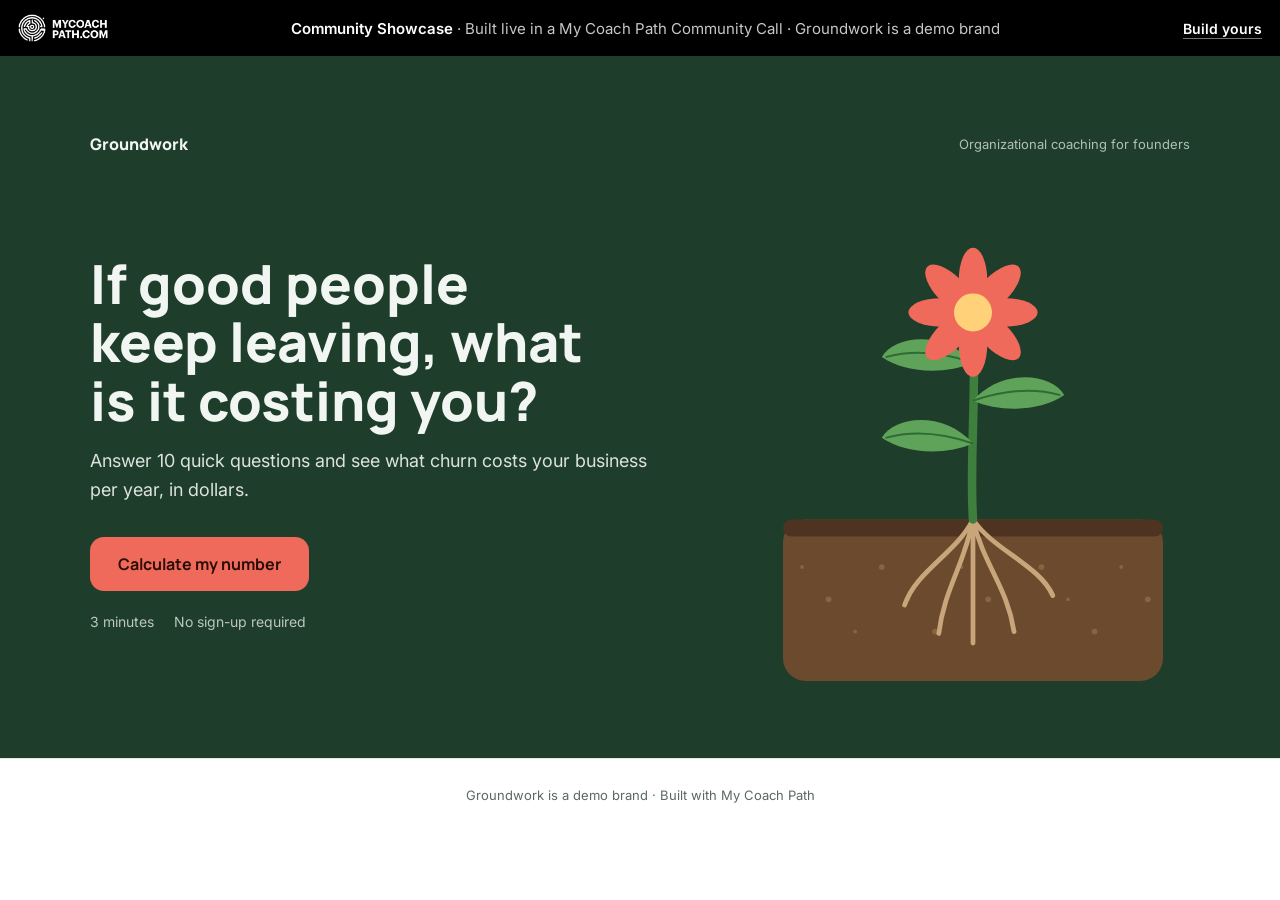
<file: site/thanksgiving/index.html>
<!DOCTYPE html>
<html lang="en">
<head>
<meta charset="utf-8">
<meta name="viewport" content="width=device-width,initial-scale=1">
<title>Signature Lead Experience · My Coach Path</title>
<meta name="description" content="A Signature Lead Experience, built live with coaches in the My Coach Path Community. Try the example.">
<link rel="icon" type="image/png" href="mcp-mark.png">
<link rel="preconnect" href="https://fonts.googleapis.com">
<link href="https://fonts.googleapis.com/css2?family=Manrope:wght@600;700;800&family=Inter:wght@400;500;600&display=swap" rel="stylesheet">
<style>
/* VOICE: quiet preview, the example does the talking
   IDEA: a template preview: the live demo full screen, introduced by one calm card
   PICTURE: the live Groundwork demo in a browser window that grows to full screen
   COLOUR and TYPE: black bar, blurred demo behind a white card, one coral button; Manrope + Inter
   LAYOUT: bar on top, demo fills the rest, intro card over a blur until started */
*{box-sizing:border-box;min-width:0}
html,body{margin:0;height:100%;overflow:hidden}
body{display:flex;flex-direction:column;background:#f4f3ef;color:#111;font:15px/1.4 Inter,system-ui,sans-serif;-webkit-font-smoothing:antialiased}
/* bar */
.bar{flex:none;height:56px;display:grid;grid-template-columns:auto minmax(0,1fr) auto;align-items:center;gap:20px;padding:0 18px;background:#000;color:#fff}
.logo{display:flex;align-items:center}
.logo img{display:block;height:28px;width:auto}
.msg{height:56px;overflow:hidden;text-align:center}
.msgin{transition:transform .7s cubic-bezier(.65,0,.35,1)}
.ml{height:56px;display:flex;align-items:center;justify-content:center;white-space:nowrap;overflow:hidden;color:rgba(255,255,255,.78)}
.ml span{overflow:hidden;text-overflow:ellipsis}
.ml b{color:#fff;font-weight:600}
.ml .tk{display:inline-block;margin-right:6px}
.promo .tk{animation:wob 1s ease .6s 2}
@keyframes wob{0%,100%{transform:rotate(0)}25%{transform:rotate(-14deg)}75%{transform:rotate(14deg)}}
.ml .sm{display:none}
.ml.mob{display:none}
.ml .rp{color:#fff;text-decoration:underline;text-decoration-color:rgba(255,255,255,.4);text-underline-offset:4px;overflow:hidden;text-overflow:ellipsis}
.cta{color:#fff;font:600 14px Inter,sans-serif;text-decoration:underline;text-decoration-color:rgba(255,255,255,.45);text-underline-offset:4px;white-space:nowrap;transition:text-decoration-color .2s}
.cta:hover{text-decoration-color:#fff}
a:focus-visible,button:focus-visible{outline:3px solid #ef6a5a;outline-offset:3px}
/* stage */
.stage{flex:1;display:flex;flex-direction:column}
.stage{position:relative}
.pop{position:absolute;inset:0;z-index:5;display:grid;place-items:center;padding:20px;background:rgba(244,243,239,.35);-webkit-backdrop-filter:blur(14px);backdrop-filter:blur(14px);transition:opacity .5s ease,visibility .5s}
.popcard{width:min(520px,100%);background:#fff;border-radius:20px;padding:clamp(28px,4vw,44px);box-shadow:0 40px 90px -30px rgba(0,0,0,.45);text-align:left;animation:popin .8s cubic-bezier(.2,.8,.2,1) .25s backwards;transition:transform .5s ease,opacity .4s}
@keyframes popin{from{opacity:0;transform:translateY(18px) scale(.97)}to{opacity:1;transform:none}}
.popk{font:500 13px Inter,sans-serif;color:#7a7e7b;margin-bottom:14px}
.popcard h1{margin:0 0 14px;font:800 clamp(28px,3.4vw,38px)/1.08 Manrope,sans-serif;letter-spacing:-.02em;text-wrap:balance}
.popcard p{margin:0;color:#5c605d;font-size:16px;line-height:1.55}
.popcard .popn{margin-top:10px;font-size:14px;color:#8a8e8b}
.popb{position:relative;overflow:hidden;margin-top:26px;min-height:52px;padding:0 26px;border:0;border-radius:14px;background:#111;color:#fff;font:700 16px Manrope,sans-serif;cursor:pointer;transition:transform .15s}
.popb span{position:relative}
.popb::before{content:"";position:absolute;inset:0;width:0;background:#3a3a3a;animation:fill 7s linear 1s forwards}
@keyframes fill{to{width:100%}}
.popb:hover{transform:translateY(-1px)}
.popact{display:flex;flex-wrap:wrap;align-items:center;gap:14px 22px;margin-top:26px}
.popact .popb{margin-top:0}
.popv{font:600 14px Inter,sans-serif;color:#111;text-decoration:underline;text-decoration-color:rgba(0,0,0,.3);text-underline-offset:4px}
.popv:hover{text-decoration-color:#111}
body.go .pop{opacity:0;visibility:hidden}
body.go .popcard{transform:scale(.96);opacity:0}
iframe{flex:1;display:block;width:100%;border:0;background:#1f3d2b}
@media(max-width:760px){
 .bar{height:auto;grid-template-columns:auto auto;grid-template-areas:"logo cta" "msg msg";justify-content:space-between;gap:0 12px;padding:10px 14px 0}
 .logo{grid-area:logo}.cta{grid-area:cta;justify-self:end;font-size:14px}
 .logo img{height:24px}
 .msg{grid-area:msg;height:40px;margin:8px -14px 0;border-top:1px solid rgba(255,255,255,.12)}
 .ml{height:40px;font-size:14px;padding:0 14px;color:rgba(255,255,255,.85)}
 .ml .lg{display:none}.ml .sm{display:inline}
 .ml.mob{display:flex}
}
@media(prefers-reduced-motion:reduce){.msgin,.pop,.popcard{transition:none}.popcard{animation:none}.ml .tk{animation:none!important}}
</style>
</head>
<body>
<header class="bar">
  <div class="logo"><img src="mcp-logo-white.png" alt="My Coach Path"></div>
  <div class="msg" role="status"><div class="msgin" id="msgin">
    <div class="ml"><span class="lg"><b>Community Showcase</b> · Built live in a My Coach Path Community Call · Groundwork is a demo brand</span><span class="sm">Example built live in the <b>MCP Community</b></span></div>
    <div class="ml" data-promo><span class="lg"><span class="tk">🦃</span><b>Thanksgiving giveaway</b> · 1 free spot: your own Signature Lead Experience, built by MCP</span><span class="sm"><span class="tk">🦃</span><b>Thanksgiving giveaway:</b> only 1 spot</span></div>
    <div class="ml"><span class="lg">For the first booking by Nov 27 · Your context, MCP's build</span><span class="sm">A tool like this, built for you, free</span></div>
    <div class="ml mob"><span class="sm">Goes to the first booking by Nov 27</span></div>
    <div class="ml"><a class="rp" href="https://drive.google.com/file/d/1esX9VBuaozIyR4OcAQc7Xjmk1vzWn1SE/view?usp=sharing" target="_blank" rel="noopener"><span class="lg">▶ Watch the Community Call where this was built</span><span class="sm">▶ Watch the call where this was built</span></a></div>
  </div></div>
  <a class="cta" href="https://calendly.com/honest-marketing/thanksgiving-giveaway" target="_blank" rel="noopener">Build yours</a>
</header>

<main class="stage">
  <div class="pop" id="pop" role="dialog" aria-modal="true" aria-labelledby="popH">
    <div class="popcard">
      <div class="popk">Signature Lead Experience · Example</div>
      <h1 id="popH">An assessment that shows prospects what their problem costs them</h1>
      <p>In a few minutes it turns their answers into a dollar figure and leads them to a call with you. This one was built live with coaches in the My Coach Path Community Call, from one member's framework on employee churn.</p>
      <p class="popn">Groundwork is a demo brand.</p>
      <div class="popact"><button class="popb" id="start"><span>Start the experience</span></button><a class="popv" href="https://drive.google.com/file/d/1esX9VBuaozIyR4OcAQc7Xjmk1vzWn1SE/view?usp=sharing" target="_blank" rel="noopener">Watch how it was built</a></div>
    </div>
  </div>
  <iframe src="demo/" title="Groundwork demo: churn cost assessment"></iframe>
</main>

<script>
{
const b=document.body;
const start=()=>{if(b.classList.contains('go'))return;b.classList.add('go');};
const sb=document.getElementById('start');sb.addEventListener('click',start);sb.addEventListener('animationend',e=>{if(e.animationName==='fill')start()});
sb.focus({preventScroll:true});
const bar=document.querySelector('.msg'),inn=document.getElementById('msgin');let i=0,hover=false;
bar.addEventListener('mouseenter',()=>{hover=true});bar.addEventListener('mouseleave',()=>{hover=false});
const END=Date.parse('2026-11-27T22:59:00Z');
const h=()=>bar.clientHeight||56;
function rot(){const rows=[...inn.children].filter(r=>r.offsetParent!==null||getComputedStyle(r).display!=='none');if(!hover){i=(i+1)%rows.length;inn.style.transform=`translateY(${-h()*i}px)`;bar.classList.toggle('promo',rows[i]&&rows[i].hasAttribute('data-promo'))}setTimeout(rot,i===0?6000:4500)}
if(Date.now()<END)setTimeout(rot,4000);
}
</script>
</body>
</html>
</file>
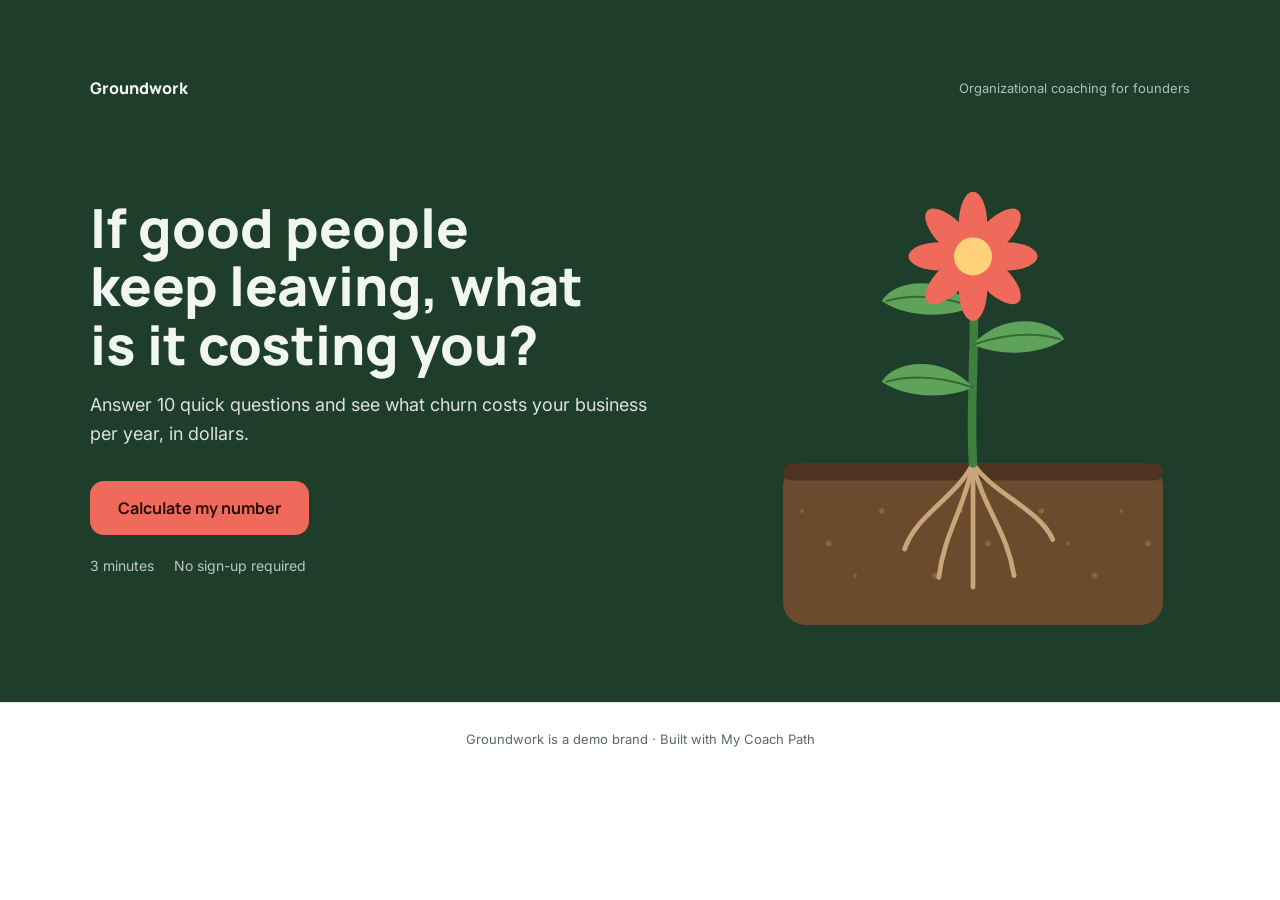
<file: site/thanksgiving/demo/index.html>
<!DOCTYPE html>
<html lang="en">
<head>
<meta charset="utf-8">
<meta name="viewport" content="width=device-width,initial-scale=1">
<title>Groundwork Assessment</title>
<link rel="preconnect" href="https://fonts.googleapis.com">
<link href="https://fonts.googleapis.com/css2?family=Manrope:wght@500;700;800&family=Inter:wght@400;500;600&display=swap" rel="stylesheet">
<style>
/* VOICE: grounded, calm, few words; every step answers "what do I get from this"
   IDEA: the business as a living plant; the fix is upside down: front line on top, the owner holding from below
   PICTURE: plant in layered soil on landing; a bonus org chart whose people glide from bottleneck to upside-down support
   COLOUR and TYPE: forest green field, soil brown, coral accent for money and the one action; Manrope + Inter
   LAYOUT: lots of white space, one column per step, one number per screen, one call to action */
:root{color-scheme:light dark;
--bg:light-dark(#ffffff,#0d1712);--ink:light-dark(#18231d,#e8efe9);--mut:light-dark(#5b6a61,#9db0a3);
--field:light-dark(#1f3d2b,#16301f);--fieldInk:#f1f6f2;--soil:#6b4a2e;--soil2:#4e3420;
--leaf:#5fa35a;--root:#c9a57a;--bloom:#ef6a5a;--acc:#ef6a5a;
--line:light-dark(#e3eae5,#25392c);--card:light-dark(#f4f8f5,#142619)}
:root[data-theme=light]{color-scheme:light}:root[data-theme=dark]{color-scheme:dark}
*{box-sizing:border-box;min-width:0}
body{margin:0;background:var(--bg);color:var(--ink);font:16px/1.6 Inter,system-ui,sans-serif;overflow-x:clip}
h1,h2,h3{font-family:Manrope,Inter,sans-serif;line-height:1.08;text-wrap:balance;margin:0}
h1{font-size:clamp(34px,5.2vw,54px);font-weight:800}
h2{font-size:clamp(26px,3.4vw,36px);font-weight:700}
h3{font-size:19px;font-weight:700}
p{margin:0}
.testbar{display:none;flex-wrap:wrap;gap:8px;align-items:center;padding:10px max(5vw,16px);background:var(--card);border-bottom:1px solid var(--line);font-size:13px;color:var(--mut)}
.testbar button{font:500 13px Inter,sans-serif;min-height:34px;padding:0 12px;border-radius:8px;border:1px solid var(--line);background:var(--bg);color:var(--ink);cursor:pointer}
.testbar button[aria-current=true]{background:var(--field);color:var(--fieldInk);border-color:var(--field)}
.testbar.show{display:flex}
.exbar{height:50px;overflow:hidden;display:block;padding:0 16px;background:#000;color:#fff;font:500 15px/1.3 Inter,sans-serif;text-align:center;letter-spacing:.005em}
.exin{transition:transform .7s cubic-bezier(.65,0,.35,1)}
.exl>span{min-width:0;overflow:hidden;text-overflow:ellipsis}
.exl>a{flex:none}
.exl{height:50px;display:flex;align-items:center;justify-content:center;gap:18px;white-space:nowrap;overflow:hidden;text-overflow:ellipsis}
.exl .tk{display:inline-block}
.exbar.promo .tk{animation:wob 1s ease .6s 2}
@keyframes wob{0%,100%{transform:rotate(0)}25%{transform:rotate(-14deg)}75%{transform:rotate(14deg)}}
.exl .sm{display:none}
@media(max-width:600px){.exl{gap:12px;font-size:14px}.exl .lg{display:none}.exl .sm{display:inline}}
.exbar b{font-weight:600;color:#fff}
.exbar a{color:#ff8a78;font-weight:600;text-underline-offset:3px}
.offer{margin-top:clamp(64px,9vw,120px);padding:clamp(32px,5vw,64px);border-radius:24px;background:#0f2118;color:#eef4f0;scroll-margin-top:24px}
.offer .kicker{color:#ffb3a8}
.offer p{opacity:.85;margin-top:14px;max-width:36em}
.offer ul{list-style:none;padding:0;margin:26px 0 30px;display:grid;grid-template-columns:repeat(2,minmax(0,1fr));gap:14px 28px;max-width:720px}
.offer li{display:flex;gap:12px;align-items:baseline;font-size:15px}
.offer li::before{content:"";flex:none;width:8px;height:8px;border-radius:50%;background:var(--acc);transform:translateY(-2px)}
@media(max-width:600px){.offer ul{grid-template-columns:minmax(0,1fr)}}
.proofline{font-size:13px;opacity:.6;margin-top:28px}
.band{padding:clamp(40px,6vw,96px) max(5vw,16px)}
.field{background:var(--field);color:var(--fieldInk)}
.wrap{max-width:1100px;margin:0 auto}.narrow{max-width:640px;margin:0 auto}
.brand{display:flex;justify-content:space-between;align-items:center;gap:12px;font:800 16px Manrope,sans-serif}
.brand small{font:400 13px Inter,sans-serif;opacity:.7}
.kicker{font:700 14px Manrope,sans-serif;color:var(--acc);margin-bottom:12px}
.field .kicker{color:#ffb3a8}
.hero{display:grid;grid-template-columns:minmax(0,1.15fr) minmax(0,.85fr);gap:clamp(28px,6vw,80px);align-items:center;margin-top:clamp(28px,4vw,56px)}
.lead{font-size:18px;margin-top:18px;max-width:32em;opacity:.9}
.mut{color:var(--mut)}
.meta{display:flex;flex-wrap:wrap;gap:20px;margin-top:20px;font-size:14px;opacity:.75}
.btn{display:inline-flex;align-items:center;justify-content:center;min-height:54px;padding:0 28px;border-radius:14px;border:0;background:var(--acc);color:#2a0d08;font:700 16px Manrope,sans-serif;cursor:pointer;text-decoration:none;transition:transform .15s,box-shadow .15s}
.btn:hover{transform:translateY(-1px);box-shadow:0 8px 20px -8px rgba(239,106,90,.6)}
.btn:focus-visible,button:focus-visible,input:focus-visible,summary:focus-visible{outline:3px solid var(--acc);outline-offset:2px}
.plant{width:100%;max-width:380px;justify-self:center;aspect-ratio:4/5}
.plant svg{width:100%;height:100%;display:block}
/* quiz */
.progress{height:6px;background:var(--line);border-radius:6px;overflow:hidden;margin:20px 0 8px}
.progress span{display:block;height:100%;background:var(--acc);transition:width .3s}
.qtag{display:inline-block;font:700 13px Manrope,sans-serif;padding:5px 12px;border-radius:30px;margin-top:22px;background:var(--card)}
.qtext{margin:16px 0 26px}
.opts{display:grid;gap:12px}
.opt{display:flex;gap:14px;align-items:center;text-align:left;width:100%;min-height:58px;padding:14px 18px;border-radius:14px;border:1.5px solid var(--line);background:var(--bg);color:var(--ink);font:16px/1.45 Inter,sans-serif;cursor:pointer;transition:border-color .15s,background .15s}
.opt b{flex:none;width:28px;height:28px;border-radius:50%;display:grid;place-items:center;background:var(--card);font:700 13px Manrope,sans-serif}
.opt:hover{border-color:var(--acc)}
.opt[aria-pressed=true]{border-color:var(--acc);background:color-mix(in srgb,var(--acc) 10%,var(--bg))}
.opt[aria-pressed=true] b{background:var(--acc);color:#2a0d08}
.qnav{display:flex;justify-content:space-between;align-items:center;margin-top:24px;gap:12px;font-size:14px;color:var(--mut)}
.link{background:none;border:0;color:var(--mut);font:500 15px Inter,sans-serif;cursor:pointer;min-height:44px;padding:0;text-decoration:underline;text-underline-offset:3px}
/* cost of inaction */
.big{font:800 clamp(56px,10vw,112px)/1 Manrope,sans-serif;color:#ff7f6e;text-shadow:0 2px 30px rgba(255,127,110,.25);margin:18px 0 8px;white-space:nowrap;font-variant-numeric:tabular-nums}
.years{display:grid;gap:12px;margin-top:34px;max-width:560px}
.yr{display:grid;grid-template-columns:4.4em minmax(0,1fr) 6.6em;gap:12px;align-items:center;font-size:15px}
.yr div{height:12px;border-radius:12px;background:rgba(255,255,255,.12);overflow:hidden}
.yr div span{display:block;height:100%;background:var(--acc);border-radius:12px;transition:width .8s cubic-bezier(.2,.8,.2,1)}
.yr em{font-style:normal;text-align:right;white-space:nowrap;font-variant-numeric:tabular-nums}
.split{display:flex;flex-wrap:wrap;gap:14px 40px;margin-top:28px;font-size:14px;opacity:.92}
.split strong{display:block;font:700 20px Manrope,sans-serif;white-space:nowrap;opacity:1}
.book{display:grid;grid-template-columns:minmax(0,1fr) auto;gap:24px;align-items:center;border-radius:20px;background:var(--card);padding:clamp(24px,4vw,40px)}
.book p{margin-top:8px}
details{margin-top:28px;border-top:1px solid var(--line)}
summary{cursor:pointer;min-height:56px;display:flex;align-items:center;font:600 15px Inter,sans-serif;color:var(--mut)}
.inputs{display:grid;grid-template-columns:repeat(2,minmax(0,1fr));gap:14px;padding:4px 0 18px}
label{display:grid;gap:6px;font-weight:500;font-size:14px}
input{font:16px Inter,sans-serif;min-height:50px;padding:0 14px;border-radius:10px;border:1.5px solid var(--line);background:var(--bg);color:var(--ink);width:100%}
.unit{position:relative}.unit input{padding-left:28px}.unit::before{content:"$";position:absolute;left:12px;bottom:14px;color:var(--mut)}
.bonus{max-width:620px;margin-top:clamp(56px,8vw,104px);padding-top:clamp(40px,6vw,64px);border-top:1px solid var(--line)}
form{display:grid;gap:14px;margin-top:20px}
.err{color:var(--acc);font-size:14px;min-height:20px}
.check{display:flex;gap:10px;align-items:flex-start;font-weight:400;font-size:14px;color:var(--mut)}
.check input{min-height:auto;width:20px;height:20px;margin-top:2px;flex:none}
/* bonus org chart */
.switch{position:relative;display:inline-grid;grid-template-columns:1fr 1fr;background:var(--card);border-radius:40px;padding:5px;margin-top:28px}
.switch::before{content:"";position:absolute;top:5px;bottom:5px;left:5px;width:calc(50% - 5px);border-radius:40px;background:var(--field);transition:transform .6s cubic-bezier(.2,.8,.2,1)}
.switch.new::before{transform:translateX(100%)}
.switch .fill{position:absolute;top:5px;bottom:5px;left:50%;width:0;border-radius:40px;background:color-mix(in srgb,var(--acc) 28%,transparent)}
.switch.run .fill{width:calc(50% - 5px);transition:width 2.4s linear}
.switch.new .fill{opacity:0;transition:opacity .3s}
.hint{font-size:13px;color:var(--mut);margin-top:10px;min-height:20px;transition:opacity .4s}
.switch button{position:relative;z-index:1;min-height:46px;padding:0 22px;border:0;background:none;font:700 15px Manrope,sans-serif;color:var(--mut);cursor:pointer;border-radius:40px;transition:color .4s}
.switch button[aria-pressed=true]{color:var(--fieldInk)}
.stage{position:relative;aspect-ratio:44/26;margin-top:26px;border-radius:24px;background:var(--card);overflow:hidden}
.stage svg{position:absolute;inset:0;width:100%;height:100%}
.stage line{opacity:0;transition:opacity .7s ease}
.stage.drawn .lines-today line{opacity:1;transition-delay:var(--d,0s)}
.stage.new .lines-new line{opacity:1;transition-delay:calc(1s + var(--d,0s))}
.lines-today{transition:opacity .5s}.lines-new{transition:opacity .7s .55s}
.stage.new .lines-today{opacity:0}.stage:not(.new) .lines-new{opacity:0}
.n{transition-delay:var(--d,0s)!important;position:absolute;transform:translate(-50%,-50%);border-radius:50%;width:clamp(16px,2.6vw,26px);aspect-ratio:1;background:var(--leaf);transition:left 1s cubic-bezier(.65,0,.35,1),top 1s cubic-bezier(.65,0,.35,1),width .8s,background .8s,border-radius .8s;box-shadow:0 2px 6px rgba(0,0,0,.12);display:grid;place-items:center;font:800 12px Manrope,sans-serif;color:#2b1a0b}
.stage:not(.new) .n.own{animation:press 1.6s ease-in-out infinite}
@keyframes press{0%,100%{box-shadow:0 0 0 0 rgba(239,106,90,.5)}50%{box-shadow:0 0 0 14px rgba(239,106,90,0)}}
.stage.new .n.lead{background:var(--root);width:clamp(34px,5vw,50px)}
.n.lead span{opacity:0;transition:opacity .4s}.stage.new .n.lead span{opacity:1;transition-delay:.9s}
.n.own{width:auto;aspect-ratio:auto;padding:10px 18px;border-radius:40px;background:var(--acc);color:#2a0d08;font-size:14px;white-space:nowrap}
.stage.new .n.own{background:var(--field);color:#fff}
.rowlab{position:absolute;right:12px;background:var(--card);padding:2px 8px;border-radius:8px;font-size:13px;color:var(--mut);opacity:0;transition:opacity .5s;text-align:right;max-width:40%}
.stage.new .rowlab{opacity:1;transition-delay:1.1s}
.duo{display:grid;grid-template-columns:repeat(3,minmax(0,1fr));gap:20px;margin-top:30px}
.duo div{padding-top:16px;border-top:2px solid var(--line)}
.duo strong{display:block;font:800 clamp(30px,4vw,42px)/1 Manrope,sans-serif;font-variant-numeric:tabular-nums;white-space:nowrap}
.duo .from{color:var(--mut)}.duo .to{color:var(--acc)}
.duo span{display:block;font-size:14px;color:var(--mut);margin-top:8px}
.replay{margin-top:14px}
.hand{list-style:none;padding:0;margin:14px 0 0;display:grid;gap:10px}
.hand li{display:flex;gap:12px;align-items:baseline}
.hand li::before{content:"";flex:none;width:8px;height:8px;border-radius:50%;background:var(--leaf);transform:translateY(-2px)}
.bk{display:grid;gap:10px;justify-items:center}
.bknote{font-size:13px;color:var(--mut);text-align:center}
.formrow{display:flex;flex-wrap:wrap;gap:12px 22px;align-items:center}
.about{position:fixed;right:20px;bottom:20px;z-index:40;display:flex;flex-direction:column;align-items:flex-end}
.aboutpill{min-height:30px;padding:0 12px;border-radius:30px;border:1px solid rgba(255,255,255,.12);background:rgba(12,16,14,.42);-webkit-backdrop-filter:blur(12px);backdrop-filter:blur(12px);color:rgba(255,255,255,.85);font:500 12px Inter,sans-serif;cursor:pointer;transition:opacity .3s,background .2s}
.aboutpill:hover{background:rgba(12,16,14,.7);color:#fff}
.about.open .aboutpill,.about:not(.ready) .aboutpill{opacity:0;pointer-events:none}
.aboutcard{position:absolute;right:0;bottom:0;width:min(330px,calc(100vw - 24px));background:#000;color:#fff;border-radius:16px;padding:20px 24px 22px;box-shadow:0 24px 60px -18px rgba(0,0,0,.55);opacity:0;transform:translateY(8px);pointer-events:none;transition:opacity .3s ease,transform .3s ease}
.about.open .aboutcard{opacity:1;transform:none;pointer-events:auto}
.aboutl{font:500 12px Inter,sans-serif;color:rgba(255,255,255,.55);margin:0 0 10px}
.aboutm{font:600 17px/1.4 Manrope,sans-serif;letter-spacing:-.005em;margin:0;padding-right:18px;text-wrap:pretty}
.abouts{font:400 14px/1.5 Inter,sans-serif;color:rgba(255,255,255,.65);margin:8px 0 0}
.aboutcard a{display:inline-block;margin-top:16px;font:600 14px Inter,sans-serif;color:#fff;text-decoration:none;border-bottom:1px solid rgba(255,255,255,.4);padding-bottom:2px}
.aboutcard a:hover{border-color:#fff}
.aboutx{position:absolute;top:12px;right:12px;width:32px;height:32px;border:0;background:none;color:rgba(255,255,255,.55);font-size:20px;line-height:1;cursor:pointer;border-radius:50%}
.aboutx:hover{color:#fff;background:rgba(255,255,255,.08)}
@media(max-width:600px){.about{right:12px;bottom:12px}}
@media(prefers-reduced-motion:reduce){.aboutcard,.aboutpill{transition:opacity .2s}}
.note{font-size:13px;color:var(--mut);margin-top:16px}
footer{font-size:13px;color:var(--mut);text-align:center;padding:26px 16px;border-top:1px solid var(--line)}
.step{display:none}.step.on{display:block;animation:fade .4s ease}
@keyframes fade{from{opacity:0;transform:translateY(8px)}to{opacity:1;transform:none}}
@media(prefers-reduced-motion:reduce){.exin{transition:none}.exl .tk{animation:none!important}.step.on,.n.own{animation:none!important}.n,.stage line,.switch .fill,.switch::before,.yr div span,.btn,.lines-new,.lines-today{transition:none!important}}
@media(max-width:760px){.hero,.book{grid-template-columns:minmax(0,1fr)}.plant{max-width:250px}.duo{grid-template-columns:minmax(0,1fr)}}
@media(max-width:520px){.quotes,.inputs{grid-template-columns:minmax(0,1fr)}.yr{grid-template-columns:3.8em minmax(0,1fr) 6em}.rowlab{display:none}.stage{aspect-ratio:44/32}}
</style>
</head>
<body>

<div class="testbar" role="navigation" aria-label="Funnel preview">
  <span>Funnel preview:</span>
  <button data-go="1">1 Landing</button>
  <button data-go="2">2 Assessment</button>
  <button data-go="3">3 Cost of inaction</button>
  <button data-go="4">4 Bonus: org chart</button>
  <button id="reset">Reset</button>
</div>

<!-- PAGE 1: LANDING -->
<section class="step" id="s1">
  <div class="band field">
    <div class="wrap">
      <div class="brand"><span>Groundwork</span><small>Organizational coaching for founders</small></div>
      <div class="hero">
        <div>
          <h1>If good people keep leaving, what is it costing you?</h1>
          <p class="lead">Answer 10 quick questions and see what churn costs your business per year, in dollars.</p>
          <div style="margin-top:32px"><button class="btn" data-go="2">Calculate my number</button></div>
          <div class="meta"><span>3 minutes</span><span>No sign-up required</span></div>
        </div>
        <div class="plant" id="plant1"></div>
      </div>
    </div>
  </div>
</section>

<!-- PAGE 2: ASSESSMENT -->
<section class="step" id="s2">
  <div class="band">
    <div class="narrow">
      <div class="brand"><span>Groundwork Assessment</span><small id="qcount"></small></div>
      <div class="progress" aria-hidden="true"><span id="pbar"></span></div>
      <span class="qtag" id="qtag"></span>
      <h2 class="qtext" id="qtext"></h2>
      <div class="opts" id="opts" role="group" aria-labelledby="qtext"></div>
      <div class="qnav"><button class="link" id="back">Back</button><span>Rough answers are fine.</span></div>
    </div>
  </div>
</section>

<!-- PAGE 3: COST OF INACTION (the result) -->
<section class="step" id="s3">
  <div class="band field">
    <div class="wrap">
      <div class="kicker">Your cost of inaction</div>
      <h2 id="rtitle"></h2>
      <div class="big" id="total">$0</div>
      <p style="opacity:1;font-weight:500">per year, if nothing changes</p>
      <div class="years" id="years"></div>
      <div class="split" id="split"></div>
    </div>
  </div>
  <div class="band">
    <div class="wrap">
      <p class="lead mut" id="rsum" style="margin-top:0"></p>
      <div class="book" style="margin-top:36px">
        <div>
          <h2 id="bookh">Does this number surprise you?</h2>
          <p class="mut">A number this size does not get solved by a free tool. In a 30 minute Groundwork Call we find out where your churn really comes from and what to fix first.</p>
        </div>
        <div class="bk"><a class="btn" href="https://calendly.com/honest-marketing/connect" target="_blank" rel="noopener">Book my Groundwork Call</a><span class="bknote">In your version, this opens your own calendar.</span></div>
      </div>
      <details id="adjust">
        <summary>Adjust the numbers to your business</summary>
        <div class="inputs">
          <label>People who left per year<input type="number" id="left" min="0" step="1" inputmode="numeric"></label>
          <label>Average yearly salary of those roles<span class="unit"><input type="number" id="salary" min="0" inputmode="numeric"></span></label>
          <label>Months until a new hire runs on their own<input type="number" id="ramp" min="0" step="0.5" inputmode="decimal"></label>
          <label>Your own hours per replacement<input type="number" id="hours" min="0" inputmode="numeric"></label>
          <label>Value of one hour of your time<span class="unit"><input type="number" id="rate" min="0" inputmode="numeric"></span></label>
          <label>Clients lost per year<input type="number" id="clients" min="0" step="1" inputmode="numeric"></label>
          <label>Average yearly value per client<span class="unit"><input type="number" id="cval" min="0" inputmode="numeric"></span></label>
        </div>
        <p class="note" style="margin:0 0 18px">Per replacement: 20% of salary for recruiting and onboarding, half a salary during ramp up, plus your own hours. Lost clients on top.</p>
      </details>

      <div class="bonus">
        <div>
          <div class="kicker">Included with your result</div>
          <h2>See what your business could look like when it stops running through you</h2>
          <p class="mut" style="margin-top:12px">Built from your answers. Enter your details and it opens right away.</p>
          <form id="lead" novalidate>
            <label>First name<input id="fname" autocomplete="given-name"></label>
            <label>Email<input id="email" type="email" autocomplete="email"></label>
            <label class="check"><input type="checkbox" id="consent" checked>Send me the Groundwork notes. Short, every two weeks, unsubscribe anytime.</label>
            <div class="err" id="err" role="alert"></div>
            <div class="formrow"><button class="btn" type="submit">Reveal it</button><button class="link" type="button" id="skip">Skip, just show me</button></div>
          </form>
        </div>
      </div>
    </div>
  </div>
</section>

<!-- PAGE 4: BONUS ORG CHART -->
<section class="step" id="s4">
  <div class="band">
    <div class="wrap">
      <div class="kicker" id="bgreet">Prepared for you</div>
      <h2>Your org chart, turned upside down</h2>
      <p class="lead mut" style="margin-top:14px">Your front line knows more than anyone about what happens out there, so they go on top. Leads in the middle solve problems before they reach you. You hold it all from below.</p>
      <div class="switch" id="switch" role="group" aria-label="Org chart view">
        <i class="fill" aria-hidden="true"></i>
        <button id="vToday" aria-pressed="true">Today</button>
        <button id="vNew" aria-pressed="false">With groundwork</button>
      </div>
      <div class="hint" id="hint" aria-live="polite"></div>
      <div class="stage" id="stage" role="img" aria-label="Org chart changing from everyone reporting to you, to front line on top, leads in the middle and you holding from below"></div>
      <div class="duo" id="duo"></div>
      <button class="link replay" id="replay">Replay</button>

      <div class="book" style="margin-top:clamp(48px,7vw,80px)">
        <div>
          <h2>Want to build this for real?</h2>
          <p class="mut">This is an example, not a plan. In a 30 minute Groundwork Call we look at your number, your team and what to change first.</p>
        </div>
        <div class="bk"><a class="btn" href="https://calendly.com/honest-marketing/connect" target="_blank" rel="noopener">Book my Groundwork Call</a><span class="bknote">In your version, this opens your own calendar.</span></div>
      </div>
      <p class="note">Example based on your answers.</p>

      <div class="offer" id="build">
        <div class="kicker">About this example</div>
        <h2>Your own Signature Lead Experience, built on your framework</h2>
        <p>This example was built together in a My Coach Path Community Call, from one member's framework. It does part of your prospect's homework before the first call, so the conversation starts deeper. You bring your framework and your clients' context. MCP handles the build, from questions and numbers to design and booking link.</p>
        <ul>
          <li>Assessment built on your own framework</li>
          <li>Cost of inaction in your client's numbers</li>
          <li>A takeaway that shows your thinking</li>
          <li>Your brand, your booking link, ready to go live</li>
        </ul>
        <p style="margin:0 0 24px" id="tgline">Thanksgiving special: MCP is giving away a single free build. It goes to whoever books first, by Friday, November 27.</p>
        <a class="btn" href="https://calendly.com/honest-marketing/thanksgiving-giveaway" target="_blank" rel="noopener">Build yours with MCP</a>
        <p style="margin-top:18px"><a href="https://drive.google.com/file/d/1esX9VBuaozIyR4OcAQc7Xjmk1vzWn1SE/view?usp=sharing" target="_blank" rel="noopener" style="color:#fff;font:600 14px Inter,sans-serif;text-underline-offset:4px">Watch the call where this was built</a></p>
        <p style="font-size:13px;opacity:.6;margin-top:16px" id="tgnote">This note will be updated once the free build is booked.</p>
      </div>

    </div>
  </div>
</section>


<footer>Groundwork is a demo brand · Built with My Coach Path</footer>

<script>
{
const Q=[
 {t:"About you",q:"How long have you been running your business?",o:["Less than 5 years","5 to 10 years","10 to 20 years","More than 20 years"],v:[3,7,15,25]},
 {t:"Your team",q:"How many people work in your business?",o:["1 to 5","6 to 15","16 to 40","More than 40"],v:[4,10,25,55]},
 {t:"Churn",q:"How many people left in the last 12 months?",o:["Nobody","1 or 2","3 to 5","6 or more"],v:[0,2,4,8]},
 {t:"Churn",q:"What does a typical role that turns over pay per year?",o:["Under $40k","$40k to $70k","$70k to $110k","Over $110k"],v:[35000,55000,90000,130000]},
 {t:"Churn",q:"How long until a new hire runs on their own?",o:["Under a month","1 to 3 months","3 to 6 months","More than 6 months"],v:[0.5,2,4.5,8]},
 {t:"Your time",q:"When someone leaves, who finds and trains the replacement?",o:["Someone else, fully","Someone else, but I am involved","Mostly me","Me, from start to finish"],v:[5,20,45,70]},
 {t:"Your time",q:"How many decisions a week wait for your answer?",o:["Just a few","5 to 10","10 to 25","Pretty much everything"],v:[3,8,18,35]},
 {t:"Clients",q:"How many clients did you lose in the last 12 months?",o:["None","1","2 or 3","4 or more"],v:[0,1,2.5,5]},
 {t:"Clients",q:"What is an average client worth to you per year?",o:["Under $5k","$5k to $20k","$20k to $50k","Over $50k"],v:[3000,12000,35000,75000]},
 {t:"Your instinct",q:"When a good person resigns, what is your first move?",o:["Offer them more money","Hire someone fast","Take the work on myself","Look at what made them leave"],v:[0,1,2,3]}
];
const DEF=[2,1,2,1,1,1,2,1,1,0];
const S={step:1,i:0,ans:[],name:"",n:{},filled:false,timer:null};
const $=id=>document.getElementById(id);
const esc=s=>String(s).replace(/[&<>"']/g,c=>({"&":"&amp;","<":"&lt;",">":"&gt;",'"':"&quot;","'":"&#39;"}[c]));
const usd=n=>"$"+Math.round(n).toLocaleString("en-US");
const A=i=>S.ans[i]??DEF[i];
const V=i=>Q[i].v[A(i)];
const reduce=matchMedia('(prefers-reduced-motion: reduce)').matches;

function plant(){
  const leaves=[[200,250,-1],[200,205,1],[200,165,-1]].map(([x,y,d])=>`<path d="M${x},${y} C${x+d*30},${y-34} ${x+d*82},${y-30} ${x+d*96},${y-6} C${x+d*70},${y+12} ${x+d*28},${y+12} ${x},${y} Z" fill="var(--leaf)"/><path d="M${x},${y} C${x+d*40},${y-14} ${x+d*70},${y-12} ${x+d*92},${y-6}" stroke="#2f6b33" stroke-width="2" fill="none"/>`).join('');
  const petals=Array.from({length:8},(_,i)=>`<ellipse cx="200" cy="78" rx="15" ry="34" fill="var(--bloom)" transform="rotate(${i*45} 200 112)"/>`).join('');
  const roots=[[-1,60,90],[1,70,80],[-1,30,120],[1,36,118],[0,0,130]].map(([d,w,h])=>`<path d="M200,330 C${200+d*w*0.3},${330+h*0.4} ${200+d*w},${330+h*0.6} ${200+d*w*1.2},${330+h}" stroke="var(--root)" stroke-width="5" stroke-linecap="round" fill="none"/>`).join('');
  return `<svg viewBox="0 0 400 500" role="img" aria-label="A growing plant with strong roots">
   <rect x="0" y="330" width="400" height="170" rx="24" fill="var(--soil)"/><rect x="0" y="330" width="400" height="18" rx="9" fill="var(--soil2)"/>
   ${Array.from({length:14},(_,i)=>`<circle cx="${20+i*28}" cy="${380+(i%3)*34}" r="${2+(i%2)}" fill="#8a6440"/>`).join('')}
   ${roots}<path d="M200,330 C196,270 204,200 200,118" stroke="#3f7f3d" stroke-width="9" stroke-linecap="round" fill="none"/>${leaves}${petals}<circle cx="200" cy="112" r="20" fill="#ffd27a"/></svg>`;
}
$('plant1').innerHTML=plant();

function renderQ(){
  const q=Q[S.i];
  $('qcount').textContent=`Question ${S.i+1} of ${Q.length}`;
  $('pbar').style.width=(S.i/Q.length*100)+'%';
  $('qtag').textContent=q.t;
  $('qtext').textContent=q.q;
  $('opts').innerHTML=q.o.map((t,j)=>`<button class="opt" data-v="${j}" aria-pressed="${S.ans[S.i]===j}"><b>${j+1}</b><span>${esc(t)}</span></button>`).join('');
  $('back').style.visibility=S.i?'visible':'hidden';
}
function fillInputs(){
  const m={left:V(2),salary:V(3),ramp:V(4),hours:V(5),rate:150,clients:V(7),cval:V(8)};
  for(const k in m)$(k).value=m[k];
  S.filled=true;
}
function num(id){const v=parseFloat($(id).value);return isFinite(v)&&v>0?v:0}
function calc(){
  const left=num('left'),sal=num('salary');
  const perHire=sal*0.2+num('ramp')*(sal/12)*0.5+num('hours')*num('rate');
  const churn=left*perHire,clients=num('clients')*num('cval'),total=churn+clients;
  S.n={left,perHire,churn,clients,total,ownHours:left*num('hours'),team:V(1),dec:V(6)};
  $('total').textContent=usd(total);
  const max=total*3||1;
  $('years').innerHTML=[1,2,3].map(y=>`<div class="yr"><span>Year ${y}</span><div><span style="width:${total*y/max*100}%"></span></div><em>${usd(total*y)}</em></div>`).join('');
  $('split').innerHTML=[[usd(churn),"employee churn"],[usd(clients),"lost clients"],[Math.round(S.n.ownHours)+" h","of your own time"]].map(s=>`<div><strong>${s[0]}</strong>${s[1]}</div>`).join('');
}
document.querySelectorAll('.inputs input').forEach(el=>el.addEventListener('input',()=>{if(S.cu)cancelAnimationFrame(S.cu);calc()}));

function typeOf(){
  const dep=(A(5)+A(6))/6,churn=(A(2)+A(7))/6;
  if(dep>=0.5&&churn>=0.5)return ["Everything runs through you, and people keep leaving","Two patterns feed each other here. Decisions wait for you, so people cannot grow, so they leave, so you rehire and train again yourself."];
  if(dep>=0.5)return ["Your business runs on you","Your team is mostly staying, but almost every answer still comes from you. That is why it feels so exhausting, and it is the next thing that will push good people out."];
  if(churn>=0.5)return ["The revolving door","You are not in every decision, but people and clients leave faster than they should. Each exit quietly eats into profit, even when revenue looks fine."];
  return ["Solid ground, with room to grow","Churn is low and the business does not hang on you for everything. Even so, every departure still costs this much, so it is worth protecting."];
}
function renderCost(){
  if(!S.filled)fillInputs();
  calc();
  const [t,s]=typeOf();
  const zero=S.n.total<1;
  $('rtitle').textContent=zero?'No churn cost in the last 12 months':t;
  $('rsum').textContent=zero?'Nobody left and no clients were lost. That is rare, and it usually rests on groundwork that is worth protecting as the business grows.':s;
  $('bookh').textContent=zero?'Want to keep it that way?':'Does this number surprise you?';
  countUp($('total'),S.n.total);
  const bars=[...document.querySelectorAll('#years .yr div span')],ws=bars.map(b=>b.style.width);
  bars.forEach(b=>{b.style.transition='none';b.style.width='0%'});
  requestAnimationFrame(()=>requestAnimationFrame(()=>bars.forEach((b,k)=>{b.style.transition='width 1.4s cubic-bezier(.2,.8,.2,1) '+(k*0.15)+'s';b.style.width=ws[k]})));
}
function countUp(el,to){
  if(S.cu)cancelAnimationFrame(S.cu);
  if(reduce||to<1){el.textContent=usd(to);return}
  const t0=performance.now(),dur=1600;el.classList.add('counting');
  const tick=now=>{const k=Math.min(1,(now-t0)/dur),e=1-Math.pow(1-k,4);el.textContent=usd(to*e);
    if(k<1)S.cu=requestAnimationFrame(tick);else el.classList.remove('counting')};
  el.textContent=usd(0);S.cu=requestAnimationFrame(tick);
}

/* bonus org chart: same people, two layouts; nodes glide between them */
function layout(){
  const team=Math.min(12,Math.max(5,Math.round(S.n.team/2.5)+3));
  const leads=S.n.team<=5?1:S.n.team<=15?2:3;
  const total=team+leads, xs=n=>Array.from({length:n},(_,i)=>8+84/(n-1||1)*i);
  const xsC=n=>n===1?[50]:Array.from({length:n},(_,i)=>50-(n-1)*14+i*28);
  const rowToday=xs(total), rowTop=xs(team), mid=xsC(leads);
  const leadIdx=new Set(Array.from({length:leads},(_,k)=>Math.round((k+0.5)*total/leads-0.5)));
  const nodes=[];let t=0,l=0;
  for(let i=0;i<total;i++){
    if(leadIdx.has(i)){nodes.push({lead:1,a:[rowToday[i],78],b:[mid[l],52],li:l});l++}
    else{nodes.push({lead:0,a:[rowToday[i],78],b:[rowTop[t],16]});t++}
  }
  nodes.forEach(n=>{if(!n.lead){const k=Math.min(leads-1,Math.floor((n.b[0]-8)/84.0001*leads));n.to=k}});
  return {nodes,own:{a:[50,22],b:[50,86]},mid};
}
function buildStage(){
  const L=layout(),st=$('stage');
  const ln=(x1,y1,x2,y2,c,w)=>`<line x1="${x1}" y1="${y1}" x2="${x2}" y2="${y2}" stroke="${c}" stroke-width="${w}" vector-effect="non-scaling-stroke" stroke-linecap="round" style="--d:${(Math.random()*0.35).toFixed(2)}s"/>`;
  const today=L.nodes.map(n=>ln(n.a[0],n.a[1],L.own.a[0],L.own.a[1],'var(--acc)',1.5)).join('');
  const nw=L.nodes.map(n=>n.lead?ln(n.b[0],n.b[1],L.own.b[0],L.own.b[1],'var(--root)',3):ln(n.b[0],n.b[1],L.mid[n.to],52,'var(--leaf)',1.5)).join('');
  st.innerHTML=`<svg viewBox="0 0 100 100" preserveAspectRatio="none"><g class="lines-today">${today}</g><g class="lines-new">${nw}</g></svg>`+
   L.nodes.map((n,i)=>`<div class="n${n.lead?' lead':''}" style="--d:${(i*0.045).toFixed(3)}s" data-a="${n.a}" data-b="${n.b}"><span>${n.lead?'Lead':''}</span></div>`).join('')+
   `<div class="n own" style="--d:.25s" data-a="${L.own.a}" data-b="${L.own.b}">You</div>`+
   `<div class="rowlab" style="top:27%">Front line: your intelligence</div><div class="rowlab" style="top:61%">Leads solve it downstream</div>`;
  place(false,true);
}
function place(isNew,instant){
  const st=$('stage');
  st.classList.toggle('new',isNew);
  st.querySelectorAll('.n').forEach(el=>{const p=el.dataset[isNew?'b':'a'].split(',');
    if(instant)el.style.transition='none';
    el.style.left=p[0]+'%';el.style.top=p[1]+'%';
    if(instant){void el.offsetWidth;el.style.transition=''}});
  $('switch').classList.toggle('new',isNew);
  $('vToday').setAttribute('aria-pressed',String(!isNew));$('vNew').setAttribute('aria-pressed',String(isNew));
  count(isNew);
}
function count(isNew){
  const d=S.n.dec,d2=Math.max(2,Math.round(d*0.25)),hrs=Math.round((d-d2)*0.4*46);
  $('duo').innerHTML=`<div><strong class="from">${d}</strong><span>decisions a week waiting for you today</span></div><div><strong class="to" id="dnum">${isNew?d:d}</strong><span>decisions a week that still need you</span></div><div><strong class="to" id="hnum">${isNew?0:0} h</strong><span>back on your calendar per year</span></div>`;
  if(!isNew)return;
  const t0=performance.now(),dur=reduce?0:1200;
  const tick=now=>{const k=dur?Math.min(1,(now-t0)/dur):1,e=1-Math.pow(1-k,3);
    if($('dnum')){$('dnum').textContent=Math.round(d-(d-d2)*e);$('hnum').textContent=Math.round(hrs*e)+' h'}
    if(k<1)requestAnimationFrame(tick)};
  requestAnimationFrame(tick);
}
function playChart(){
  clearTimeout(S.timer);
  const sw=$('switch'),st=$('stage');
  st.classList.remove('drawn');place(false,true);
  sw.classList.remove('run');void sw.offsetWidth;
  requestAnimationFrame(()=>requestAnimationFrame(()=>{st.classList.add('drawn');sw.classList.add('run')}));
  $('hint').textContent='Today: every line runs to you. Watch what changes.';
  S.timer=setTimeout(()=>{sw.classList.remove('run');place(true);$('hint').textContent='Same people. Different structure.'},reduce?800:2600);
}
function startWhenVisible(){
  if(S.io)S.io.disconnect();
  if(!('IntersectionObserver' in window)){playChart();return}
  S.io=new IntersectionObserver(es=>{if(es.some(x=>x.isIntersecting)){S.io.disconnect();playChart()}},{threshold:.45});
  S.io.observe($('stage'));
}
function renderBonus(){
  if(!S.filled)fillInputs();
  calc();
  $('bgreet').textContent=S.name?`Prepared for ${S.name}`:'Prepared for you';
  buildStage();
  startWhenVisible();
}

function go(n,fromHash){
  if(!fromHash&&!S.preview&&n>1){try{location.hash='step-'+n}catch(e){}}
  S.step=n;clearTimeout(S.timer);
  document.querySelectorAll('.step').forEach((s,i)=>s.classList.toggle('on',i+1===n));
  document.querySelectorAll('.testbar [data-go]').forEach(b=>b.setAttribute('aria-current',String(+b.dataset.go===n)));
  if(n===2)renderQ();
  if(n===3)renderCost();
  if(n===4)renderBonus();
  window.scrollTo(0,0);
}
document.addEventListener('click',e=>{
  const g=e.target.closest('[data-go]');if(g){go(+g.dataset.go);return}
  const o=e.target.closest('.opt');if(o){
    S.ans[S.i]=+o.dataset.v;S.filled=false;
    document.querySelectorAll('.opt').forEach(b=>b.setAttribute('aria-pressed',String(b===o)));
    setTimeout(()=>{if(S.i<Q.length-1){S.i++;renderQ()}else go(3)},250);
  }
});
$('vToday').addEventListener('click',()=>{clearTimeout(S.timer);$('switch').classList.remove('run');place(false);$('hint').textContent=''});
$('vNew').addEventListener('click',()=>{clearTimeout(S.timer);$('switch').classList.remove('run');place(true);$('hint').textContent=''});
$('replay').addEventListener('click',playChart);
$('back').addEventListener('click',()=>{if(S.i>0){S.i--;renderQ()}});
$('reset').addEventListener('click',()=>{S.i=0;S.ans=[];S.name="";S.filled=false;$('lead').reset();$('adjust').open=false;$('err').textContent="";go(1)});
$('skip').addEventListener('click',()=>{$('err').textContent='';go(4)});
$('lead').addEventListener('submit',e=>{
  e.preventDefault();
  const f=$('fname').value.trim(),m=$('email').value.trim();
  if(!f){$('err').textContent="Please add your first name.";$('fname').focus();return}
  if(!/^[^\s@]+@[^\s@]+\.[^\s@]+$/.test(m)){$('err').textContent="Please check your email address.";$('email').focus();return}
  $('err').textContent="";S.name=f;go(4);
});
document.addEventListener('keydown',e=>{
  if(S.step!==2||e.target.tagName==='INPUT')return;
  const idx='1234'.indexOf(e.key);if(idx>=0){const b=document.querySelectorAll('.opt')[idx];if(b)b.click()}
});
if(Date.now()>Date.parse('2026-11-27T22:59:00Z')){const t=$('tgline');if(t)t.textContent='The Thanksgiving free build offer has ended.';const n=$('tgnote');if(n)n.remove()}
S.preview=location.hash==='#preview';
if(S.preview)document.querySelector('.testbar').classList.add('show');
window.addEventListener('hashchange',()=>{if(S.preview)return;const m=/^#step-([2-4])$/.exec(location.hash);const n=m?+m[1]:1;if(n!==S.step)go(n,true)});
go(1);
}
</script>
</body>
</html>
</file>
